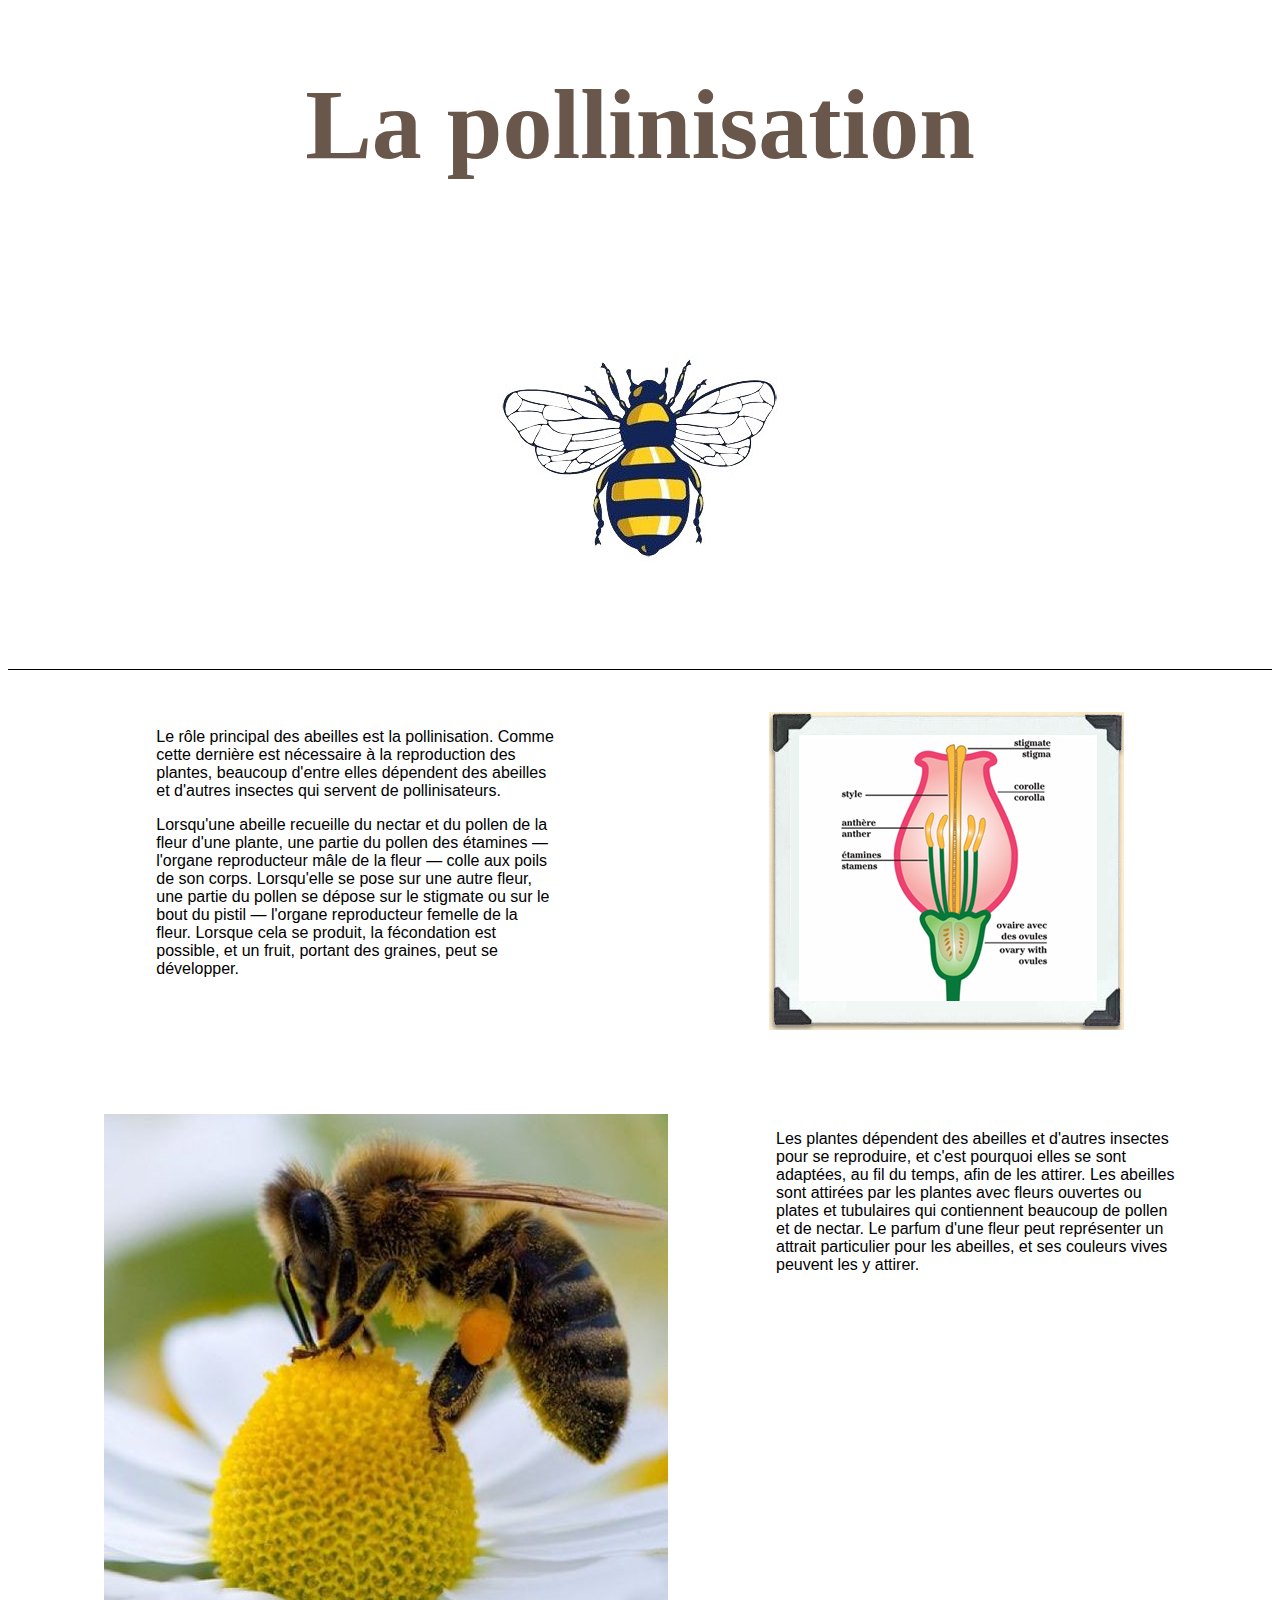
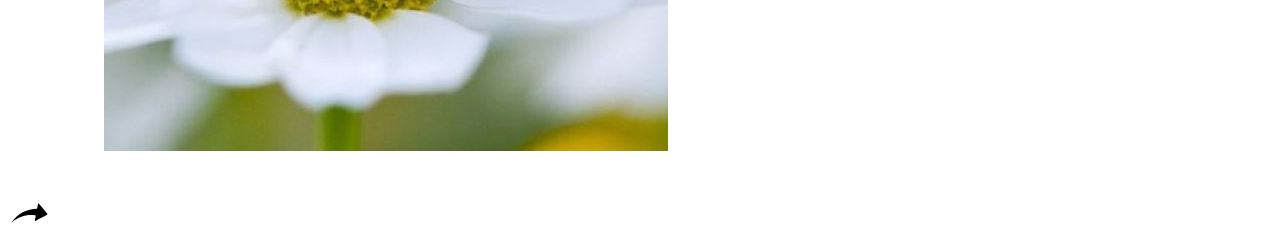
<file: index.html>
<!DOCTYPE html>
<html>
<head>
<meta charset="utf-8">
<title>Icons</title>

<link href="https://fonts.googleapis.com/css?family=Abril+Fatface|Open+Sans" rel="stylesheet">

<link rel="stylesheet" href="styles/main.css">
<link rel="stylesheet" href="styles/typo.css">

</head>
<body>

<section class="section01">
<h1>La pollinisation</h1>
<img src="image01.jpg"/>

</section>

<section class="section02">

  <div class="media-block">
    <div class="content">
      <p>Le rôle principal des abeilles est la pollinisation. Comme cette dernière est nécessaire à la reproduction des plantes, beaucoup d'entre elles dépendent des abeilles et d'autres insectes qui servent de pollinisateurs.</p>
      <p>Lorsqu'une abeille recueille du nectar et du pollen de la fleur d'une plante, une partie du pollen des étamines — l'organe reproducteur mâle de la fleur — colle aux poils de son corps. Lorsqu'elle se pose sur une autre fleur, une partie du pollen se dépose sur le stigmate ou sur le bout du pistil — l'organe reproducteur femelle de la fleur. Lorsque cela se produit, la fécondation est possible, et un fruit, portant des graines, peut se développer.</p>
    </div>
    <img src="image02.jpg" class="right"/>
  </div>


    <div class="media-block">
        <img src="image03.jpg" class="left" />
    <div class="content">
      <p>Les plantes dépendent des abeilles et d'autres insectes pour se reproduire, et c'est pourquoi elles se sont adaptées, au fil du temps, afin de les attirer. Les abeilles sont attirées par les plantes avec fleurs ouvertes ou plates et tubulaires qui contiennent beaucoup de pollen et de nectar. Le parfum d'une fleur peut représenter un attrait particulier pour les abeilles, et ses couleurs vives peuvent les y attirer.</p>
    </div>
    </div>


</body>
</html>

<a href="video02.html" class="navigation-link"> <img src="Suivant.svg"/></a>
</file>
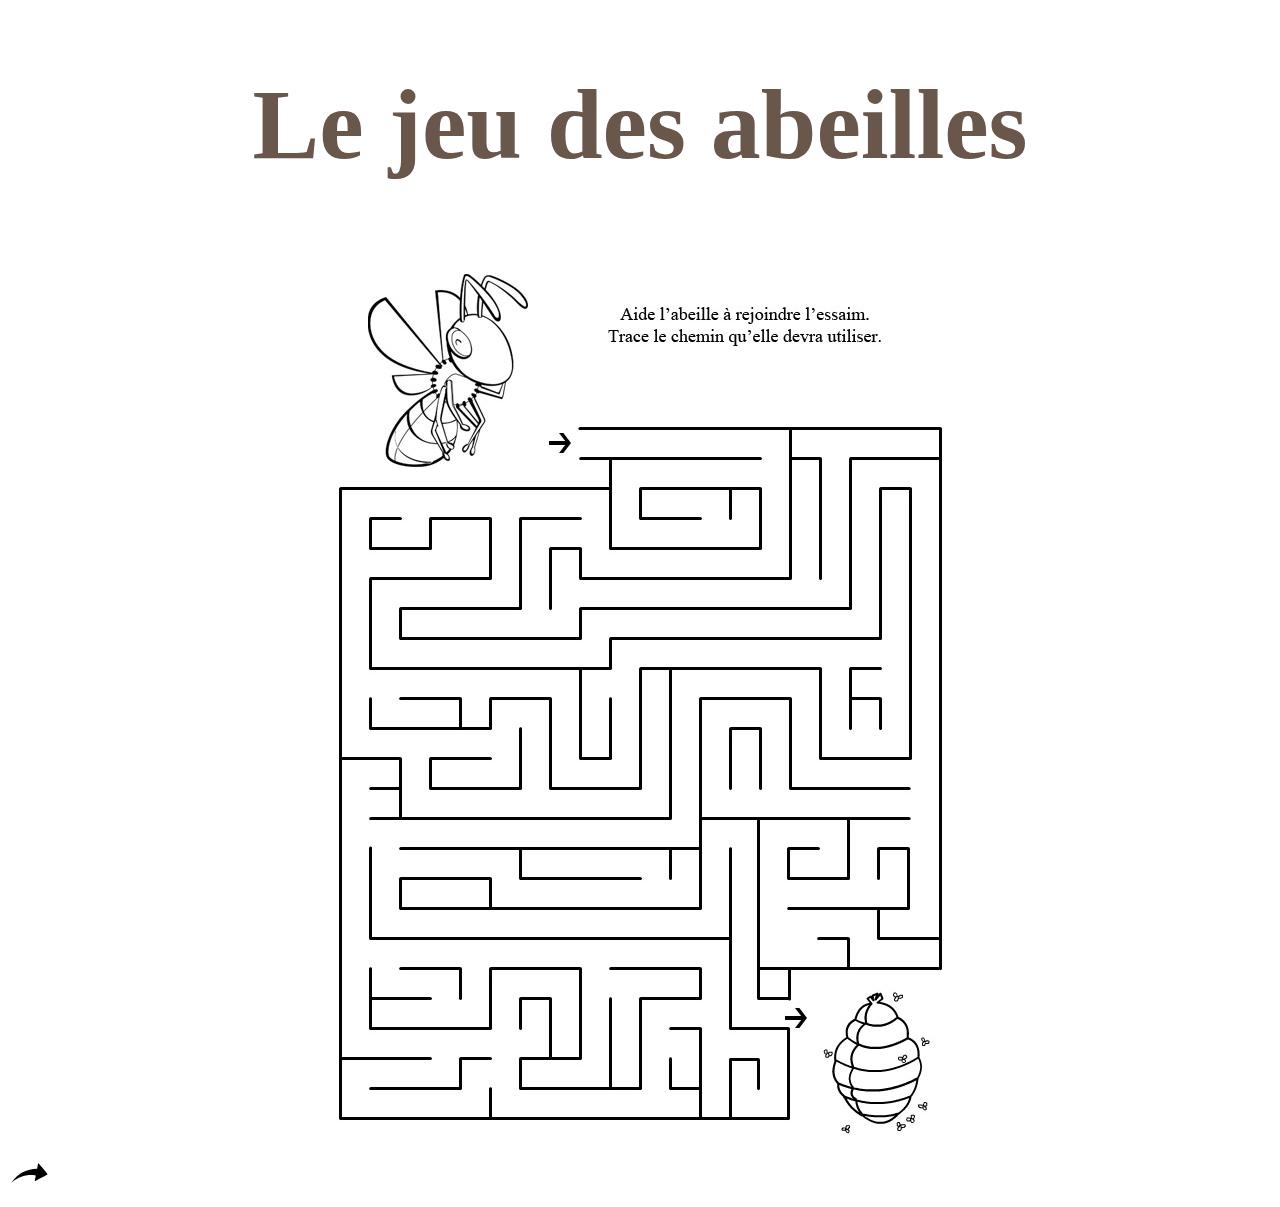
<file: video03.html>
<!DOCTYPE html>
<html>
<head>
<meta charset="utf-8">
<title>Icons</title>

<link href="https://fonts.googleapis.com/css?family=Abril+Fatface|Open+Sans" rel="stylesheet">

<link rel="stylesheet" href="styles/main.css">
<link rel="stylesheet" href="styles/typo.css">

</head>
<body>

<h1>Le jeu des abeilles</h1>

<center> <img src="image04.jpg"/> </center>

</body>
</html>

<a href="video04.html" class="navigation-link"><img src="Suivant.svg"/></a>
</file>
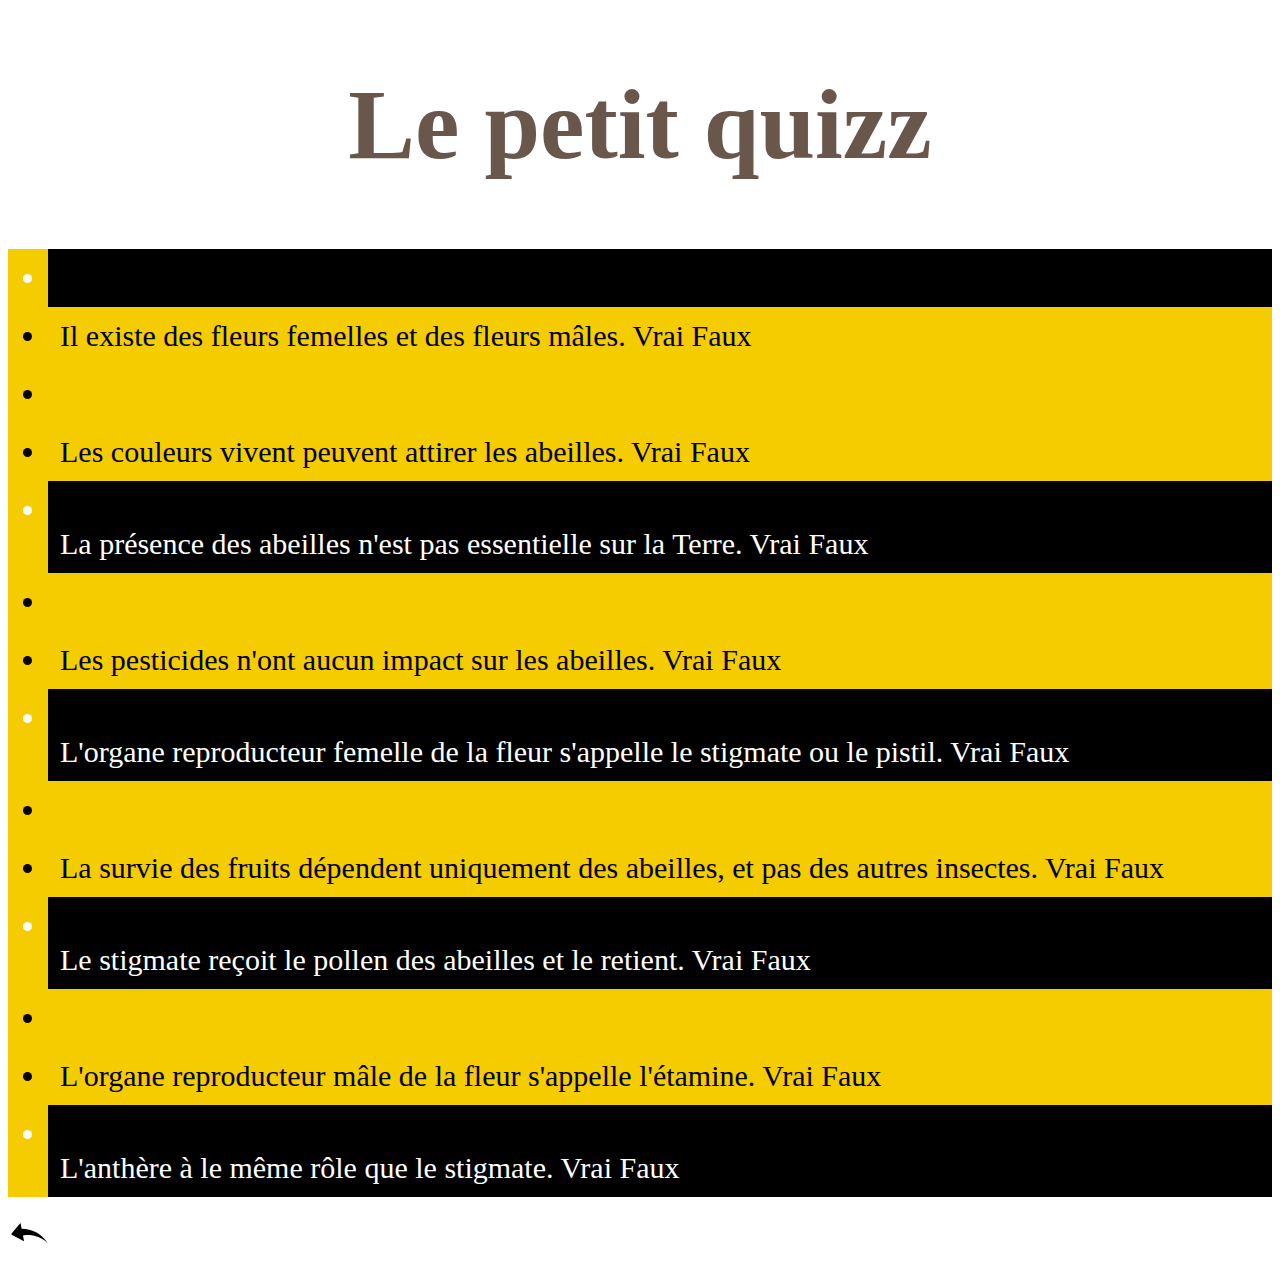
<file: video04.html>
<!DOCTYPE html>
<html>
<head>
<meta charset="utf-8">
<title>Icons</title>

<link href="https://fonts.googleapis.com/css?family=Abril+Fatface|Open+Sans" rel="stylesheet">

<link rel="stylesheet" href="styles/main.css">
<link rel="stylesheet" href="styles/typo.css">

</head>
<body>

<h1>Le petit quizz</h1>

<section id="section01">

<ul>
<li class="even">
  <li>Il existe des fleurs femelles et des fleurs mâles. Vrai Faux</li>
<li class= <br>
  <li>Les couleurs vivent peuvent attirer les abeilles. Vrai Faux<br/></li>
<li class="even">
  <br>La présence des abeilles n'est pas essentielle sur la Terre. Vrai Faux</li>
<li class= <br>
  <li>Les pesticides n'ont aucun impact sur les abeilles. Vrai Faux<br/></li>
<li class="even">
  <br>L'organe reproducteur femelle de la fleur s'appelle le stigmate ou le pistil. Vrai Faux</li>
<li class= <br>
  <li>La survie des fruits dépendent uniquement des abeilles, et pas des autres insectes. Vrai Faux<br/></li>
<li class="even">
  <br>Le stigmate reçoit le pollen des abeilles et le retient. Vrai Faux</li>
<li class= <br>
    <li>L'organe reproducteur mâle de la fleur s'appelle l'étamine. Vrai Faux<br/></li>
<li class="even">
    <br>L'anthère à le même rôle que le stigmate. Vrai Faux</li>

  </ul>
</section>

</body>
</html>

<a href="video01.html" class="navigation-link"><img src="Précédent.svg"/></a>
</file>
<file: styles/main.css>
.section01 img {
  margin: 0 auto;
width: 367px;
display: block;
}

.section02 {
  border-top : 1px solid #000;
}

.media-block {
  display: flex;
  justify-content: space-around;
  padding: 42px;
}

.media-block .content {
  max-width: 400px;
}

.media-block img {
  display: block;
}

ol {
  display : flex;
  flex-wrap: wrap;
  list-style-type: none;
  justify-content: space-between;
}

li img {
  width: 100%
  }

color li {
  display: block;
  height: 300px;
  width: 300px;
  border-radius: 8px;
  color: #000000;
  text-align: center;
  text-transform: uppercase;
  font-size: 2em;
  align-items: center;
  justify-content: center;
  }

  background: #000000;
    color : #fff;
  }

  h1 {
  margin-left: 70px;
  color : #f4cc00;
  }

  ul {
  background: #f4cc00;
  }

  li {
    color :#000000;
    font-size: 30px;
  padding: 12px;
  }

  ol {
    background:#2c2a47;
  }

  nav ul {
    background: #f4cc00;
  }

  nav li {
    border: 1px solid #000;
    border-radius: 10px 10px 10px 10px;
    display: inline-block;
  }

  nav li a {
    color : #2c2a47;
    text-decoration: : none;
  }

  .even {
    color: #fff;
    background: #000000;
  }

  .quatrieme
   { letter-spacing: 6px; }

   li img {
     width : 80%;
   }

   .navigation-link {
     max-width: 42px;
     display: block;
   }
</file>
<file: styles/typo.css>
h1 {
 font-family: 'Amatic SC', cursive;
 color : #6a574b;
 font-size : 100px;
 text-align: center;
 }

 h2 {
  color : #6a574b;
  font-size : 30px;
  font-family: 'Quicksand', cursive;
  }

  p {
    font-family: 'Quicksand', sans-serif;
   }

   p: :first-letter {
     font-family:'Quicksand';
     font-size:3.5em;
     padding-right: 0.2em;
     float:left;
     color : #00000;
     }
</file>
